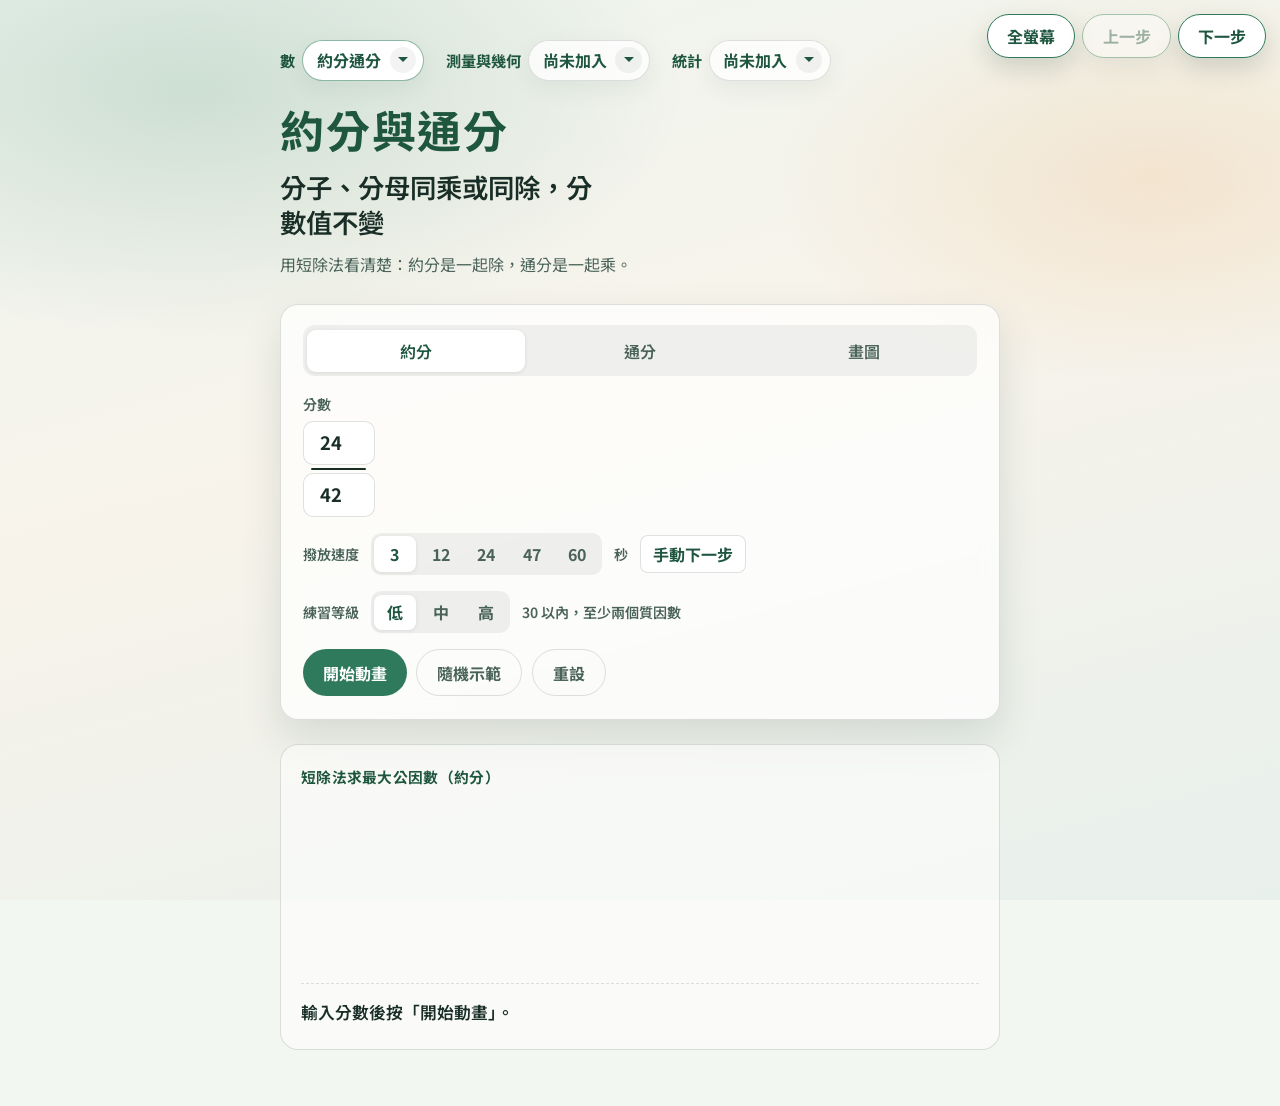
<file: index.html>
<!DOCTYPE html>
<html lang="zh-Hant">
<head>
  <meta charset="UTF-8" />
  <meta name="viewport" content="width=device-width, initial-scale=1" />
  <title>約分與通分</title>
  <link rel="preconnect" href="https://fonts.googleapis.com" />
  <link rel="preconnect" href="https://fonts.gstatic.com" crossorigin />
  <link href="https://fonts.googleapis.com/css2?family=Noto+Sans+TC:wght@400;600;700&family=Fraunces:opsz,wght@9..144,600;9..144,700&display=swap" rel="stylesheet" />
  <link rel="stylesheet" href="styles.css" />
</head>
<body data-unit="fractions">
  <div class="bg" aria-hidden="true"></div>
  <main class="app">
    <header class="hero">
      <nav class="unit-nav" data-unit-menu aria-label="數學單元"></nav>
      <p class="brand">約分與通分</p>
      <h1>分子、分母同乘或同除，分數值不變</h1>
      <p class="lede">用短除法看清楚：約分是一起除，通分是一起乘。</p>
    </header>

    <section class="panel" aria-label="操作區">
      <div class="modes" role="tablist" aria-label="模式">
        <button type="button" class="mode is-active" data-mode="reduce" role="tab" aria-selected="true">約分</button>
        <button type="button" class="mode" data-mode="common" role="tab" aria-selected="false">通分</button>
        <button type="button" class="mode" data-mode="picture" role="tab" aria-selected="false">畫圖</button>
      </div>

      <form id="form" class="form" autocomplete="off">
        <div class="inputs" id="inputs-reduce">
          <div class="work-row">
            <label>
              <span>分數</span>
              <span class="frac-input">
                <input id="num" type="number" min="1" max="999" value="24" required />
                <span class="bar" aria-hidden="true"></span>
                <input id="den" type="number" min="1" max="999" value="42" required />
              </span>
            </label>
            <div id="reduce-work" class="reduce-work" hidden aria-live="polite"></div>
          </div>
        </div>

        <div class="inputs is-hidden" id="inputs-common">
          <div class="work-row">
            <label>
              <span>分數 A</span>
              <span class="frac-input">
                <input id="a-num" type="number" min="1" max="999" value="1" />
                <span class="bar" aria-hidden="true"></span>
                <input id="a-den" type="number" min="1" max="999" value="6" />
              </span>
            </label>
            <label>
              <span>分數 B</span>
              <span class="frac-input">
                <input id="b-num" type="number" min="1" max="999" value="1" />
                <span class="bar" aria-hidden="true"></span>
                <input id="b-den" type="number" min="1" max="999" value="4" />
              </span>
            </label>
            <div id="common-work" class="common-work" hidden aria-live="polite"></div>
          </div>
        </div>

        <div class="inputs is-hidden" id="inputs-picture">
          <div class="cut">
            <span class="cut-label" id="cut-label">每一格再分成</span>
            <div class="level-picks" role="radiogroup" aria-labelledby="cut-label">
              <button type="button" class="level-btn" data-cut="2" role="radio" aria-checked="false">2</button>
              <button type="button" class="level-btn is-active" data-cut="3" role="radio" aria-checked="true">3</button>
              <button type="button" class="level-btn" data-cut="4" role="radio" aria-checked="false">4</button>
            </div>
            <span class="cut-unit">小格</span>
          </div>
        </div>

        <div id="calc-controls">
        <div class="speed">
          <span class="speed-label" id="speed-label">撥放速度</span>
          <div class="speed-picks" role="radiogroup" aria-labelledby="speed-label">
            <button type="button" class="speed-btn is-active" data-seconds="3" role="radio" aria-checked="true">3</button>
            <button type="button" class="speed-btn" data-seconds="12" role="radio" aria-checked="false">12</button>
            <button type="button" class="speed-btn" data-seconds="24" role="radio" aria-checked="false">24</button>
            <button type="button" class="speed-btn" data-seconds="47" role="radio" aria-checked="false">47</button>
            <button type="button" class="speed-btn" data-seconds="60" role="radio" aria-checked="false">60</button>
          </div>
          <span class="speed-unit">秒</span>
          <button type="button" class="step-btn" id="btn-step" aria-pressed="false">手動下一步</button>
        </div>

        <div class="level">
          <span class="level-label" id="level-label">練習等級</span>
          <div class="level-picks" role="radiogroup" aria-labelledby="level-label">
            <button type="button" class="level-btn is-active" data-level="low" role="radio" aria-checked="true">低</button>
            <button type="button" class="level-btn" data-level="mid" role="radio" aria-checked="false">中</button>
            <button type="button" class="level-btn" data-level="high" role="radio" aria-checked="false">高</button>
          </div>
          <span class="level-range" id="level-range">30 以內，至少兩個質因數</span>
        </div>

        <div class="actions">
          <button type="submit" class="primary">開始動畫</button>
          <button type="button" class="ghost" id="btn-random">隨機示範</button>
          <button type="button" class="ghost" id="btn-reset">重設</button>
        </div>
        </div>
      </form>
    </section>

    <section class="stage" aria-live="polite">
      <p class="stage-label" id="stage-label">短除法求最大公因數</p>
      <div class="ladder-wrap">
        <div id="ladder" class="ladder"></div>
      </div>
      <div id="picture" class="picture" hidden>
        <div id="bars" class="draw"></div>
        <p class="picture-aside">同一杯牛奶倒進刻度更細的杯子，牛奶還是那一杯。</p>
      </div>
      <p class="result" id="result">輸入分數後按「開始動畫」。</p>
    </section>
  </main>
  <div class="teach-dock">
    <button type="button" class="screen-btn" id="btn-screen" aria-pressed="false">全螢幕</button>
    <button type="button" class="step-dock" id="btn-step-back" disabled>上一步</button>
    <button type="button" class="step-dock" id="btn-step-dock">下一步</button>
  </div>
  <script src="menu.js"></script>
  <script src="app.js"></script>
</body>
</html>
</file>
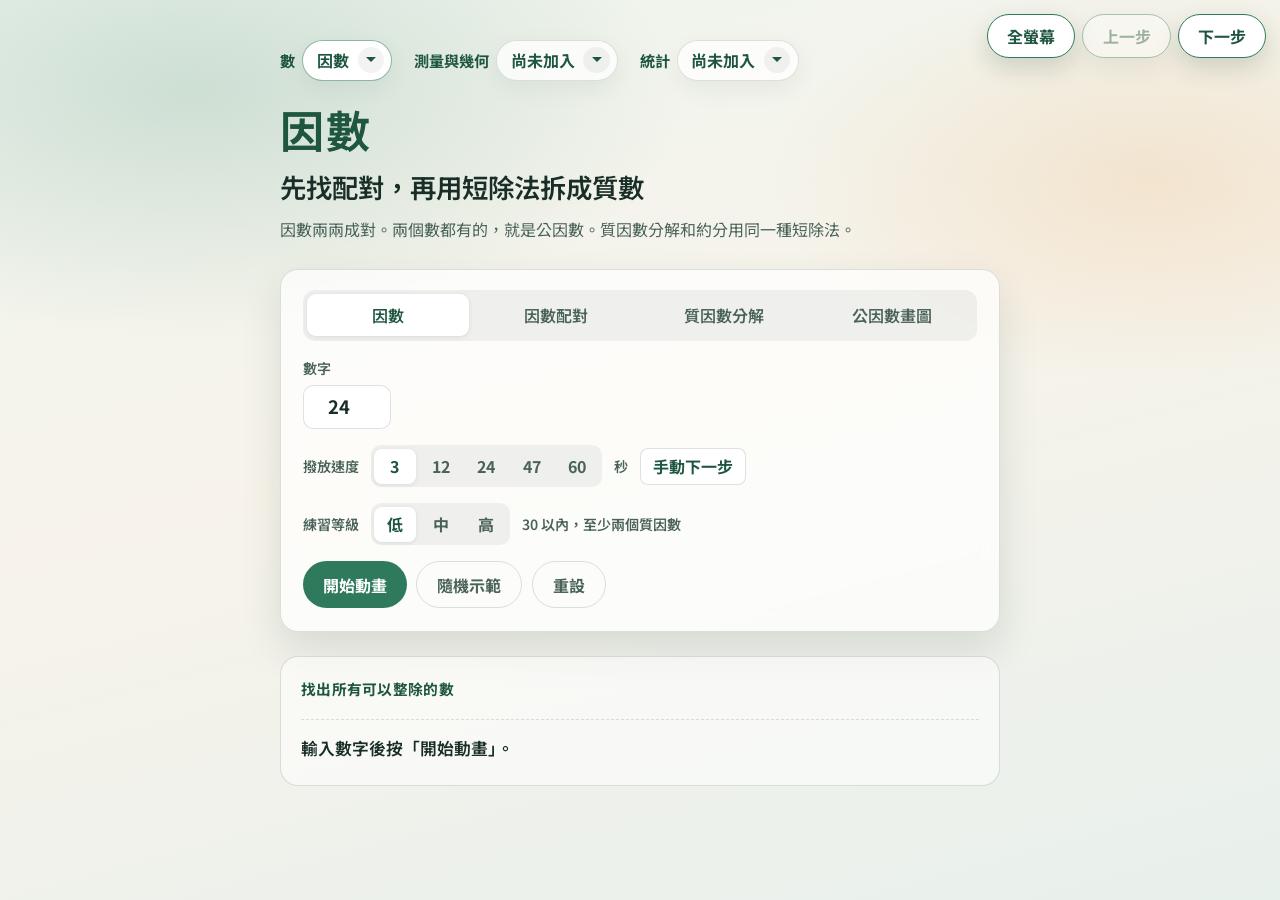
<file: factors.html>
<!DOCTYPE html>
<html lang="zh-Hant">
<head>
  <meta charset="UTF-8" />
  <meta name="viewport" content="width=device-width, initial-scale=1" />
  <title>因數</title>
  <link rel="preconnect" href="https://fonts.googleapis.com" />
  <link rel="preconnect" href="https://fonts.gstatic.com" crossorigin />
  <link href="https://fonts.googleapis.com/css2?family=Noto+Sans+TC:wght@400;600;700&family=Fraunces:opsz,wght@9..144,600;9..144,700&display=swap" rel="stylesheet" />
  <link rel="stylesheet" href="styles.css" />
</head>
<body data-unit="factors">
  <div class="bg" aria-hidden="true"></div>
  <main class="app">
    <header class="hero">
      <nav class="unit-nav" data-unit-menu aria-label="數學單元"></nav>
      <p class="brand">因數</p>
      <h1>先找配對，再用短除法拆成質數</h1>
      <p class="lede">因數兩兩成對。兩個數都有的，就是公因數。質因數分解和約分用同一種短除法。</p>
    </header>

    <section class="panel" aria-label="操作區">
      <div class="modes" role="tablist" aria-label="模式">
        <button type="button" class="mode is-active" data-mode="factors" role="tab" aria-selected="true">因數</button>
        <button type="button" class="mode" data-mode="pairs" role="tab" aria-selected="false">因數配對</button>
        <button type="button" class="mode" data-mode="prime" role="tab" aria-selected="false">質因數分解</button>
        <button type="button" class="mode" data-mode="common" role="tab" aria-selected="false">公因數畫圖</button>
      </div>

      <form id="form" class="form" autocomplete="off">
        <div class="inputs" id="inputs-one">
          <label>
            <span>數字</span>
            <input id="n" class="num-input" type="number" inputmode="numeric" min="1" max="999" value="24" required />
          </label>
        </div>
        <div class="inputs is-hidden" id="inputs-two">
          <label>
            <span>數字 A</span>
            <input id="fa" class="num-input" type="number" inputmode="numeric" min="1" max="999" value="6" disabled required />
          </label>
          <label>
            <span>數字 B</span>
            <input id="fb" class="num-input" type="number" inputmode="numeric" min="1" max="999" value="4" disabled required />
          </label>
        </div>

        <div class="speed">
          <span class="speed-label" id="speed-label">撥放速度</span>
          <div class="speed-picks" role="radiogroup" aria-labelledby="speed-label">
            <button type="button" class="speed-btn is-active" data-seconds="3" role="radio" aria-checked="true">3</button>
            <button type="button" class="speed-btn" data-seconds="12" role="radio" aria-checked="false">12</button>
            <button type="button" class="speed-btn" data-seconds="24" role="radio" aria-checked="false">24</button>
            <button type="button" class="speed-btn" data-seconds="47" role="radio" aria-checked="false">47</button>
            <button type="button" class="speed-btn" data-seconds="60" role="radio" aria-checked="false">60</button>
          </div>
          <span class="speed-unit">秒</span>
          <button type="button" class="step-btn" id="btn-step" aria-pressed="false">手動下一步</button>
        </div>

        <div class="level">
          <span class="level-label" id="level-label">練習等級</span>
          <div class="level-picks" role="radiogroup" aria-labelledby="level-label">
            <button type="button" class="level-btn is-active" data-level="low" role="radio" aria-checked="true">低</button>
            <button type="button" class="level-btn" data-level="mid" role="radio" aria-checked="false">中</button>
            <button type="button" class="level-btn" data-level="high" role="radio" aria-checked="false">高</button>
          </div>
          <span class="level-range" id="level-range">30 以內，至少兩個質因數</span>
        </div>

        <div class="actions">
          <button type="submit" class="primary">開始動畫</button>
          <button type="button" class="ghost" id="btn-random">隨機示範</button>
          <button type="button" class="ghost" id="btn-reset">重設</button>
        </div>
      </form>
    </section>

    <section class="stage" aria-live="polite">
      <p class="stage-label" id="stage-label">找出所有可以整除的數</p>
      <div id="factor-board" class="factor-board" hidden aria-hidden="true"></div>
      <div id="common-board" class="common-board" hidden aria-hidden="true"></div>
      <div id="pair-list" class="pair-list" hidden aria-hidden="true"></div>
      <div class="ladder-wrap" id="prime-wrap" hidden>
        <div id="ladder" class="ladder is-one"></div>
      </div>
      <p class="result" id="result">輸入數字後按「開始動畫」。</p>
    </section>
  </main>
  <div class="teach-dock">
    <button type="button" class="screen-btn" id="btn-screen" aria-pressed="false">全螢幕</button>
    <button type="button" class="step-dock" id="btn-step-back" disabled>上一步</button>
    <button type="button" class="step-dock" id="btn-step-dock">下一步</button>
  </div>
  <script src="menu.js"></script>
  <script src="factors.js"></script>
</body>
</html>
</file>
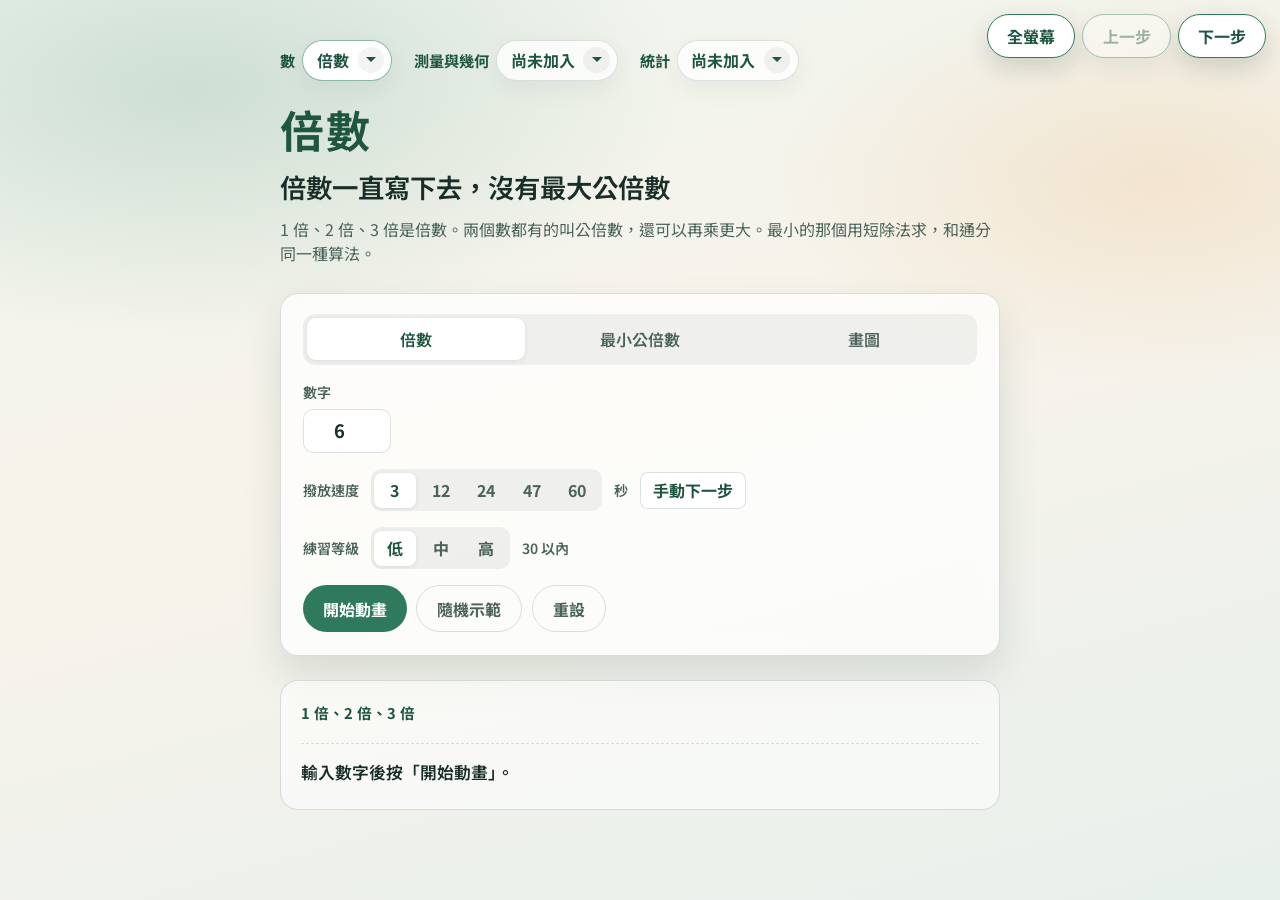
<file: multiples.html>
<!DOCTYPE html>
<html lang="zh-Hant">
<head>
  <meta charset="UTF-8" />
  <meta name="viewport" content="width=device-width, initial-scale=1" />
  <title>倍數</title>
  <link rel="preconnect" href="https://fonts.googleapis.com" />
  <link rel="preconnect" href="https://fonts.gstatic.com" crossorigin />
  <link href="https://fonts.googleapis.com/css2?family=Noto+Sans+TC:wght@400;600;700&family=Fraunces:opsz,wght@9..144,600;9..144,700&display=swap" rel="stylesheet" />
  <link rel="stylesheet" href="styles.css" />
</head>
<body data-unit="multiples">
  <div class="bg" aria-hidden="true"></div>
  <main class="app">
    <header class="hero">
      <nav class="unit-nav" data-unit-menu aria-label="數學單元"></nav>
      <p class="brand">倍數</p>
      <h1>倍數一直寫下去，沒有最大公倍數</h1>
      <p class="lede">1 倍、2 倍、3 倍是倍數。兩個數都有的叫公倍數，還可以再乘更大。最小的那個用短除法求，和通分同一種算法。</p>
    </header>

    <section class="panel" aria-label="操作區">
      <div class="modes" role="tablist" aria-label="模式">
        <button type="button" class="mode is-active" data-mode="multiples" role="tab" aria-selected="true">倍數</button>
        <button type="button" class="mode" data-mode="lcm" role="tab" aria-selected="false">最小公倍數</button>
        <button type="button" class="mode" data-mode="common" role="tab" aria-selected="false">畫圖</button>
      </div>

      <form id="form" class="form" autocomplete="off">
        <div class="inputs" id="inputs-one">
          <label>
            <span>數字</span>
            <input id="n" class="num-input" type="number" inputmode="numeric" min="1" max="999" value="6" required />
          </label>
        </div>
        <div class="inputs is-hidden" id="inputs-two">
          <label>
            <span>數字 A</span>
            <input id="fa" class="num-input" type="number" inputmode="numeric" min="1" max="999" value="4" disabled required />
          </label>
          <label>
            <span>數字 B</span>
            <input id="fb" class="num-input" type="number" inputmode="numeric" min="1" max="999" value="6" disabled required />
          </label>
        </div>

        <div class="speed">
          <span class="speed-label" id="speed-label">撥放速度</span>
          <div class="speed-picks" role="radiogroup" aria-labelledby="speed-label">
            <button type="button" class="speed-btn is-active" data-seconds="3" role="radio" aria-checked="true">3</button>
            <button type="button" class="speed-btn" data-seconds="12" role="radio" aria-checked="false">12</button>
            <button type="button" class="speed-btn" data-seconds="24" role="radio" aria-checked="false">24</button>
            <button type="button" class="speed-btn" data-seconds="47" role="radio" aria-checked="false">47</button>
            <button type="button" class="speed-btn" data-seconds="60" role="radio" aria-checked="false">60</button>
          </div>
          <span class="speed-unit">秒</span>
          <button type="button" class="step-btn" id="btn-step" aria-pressed="false">手動下一步</button>
        </div>

        <div class="level">
          <span class="level-label" id="level-label">練習等級</span>
          <div class="level-picks" role="radiogroup" aria-labelledby="level-label">
            <button type="button" class="level-btn is-active" data-level="low" role="radio" aria-checked="true">低</button>
            <button type="button" class="level-btn" data-level="mid" role="radio" aria-checked="false">中</button>
            <button type="button" class="level-btn" data-level="high" role="radio" aria-checked="false">高</button>
          </div>
          <span class="level-range" id="level-range">30 以內</span>
        </div>

        <div class="actions">
          <button type="submit" class="primary">開始動畫</button>
          <button type="button" class="ghost" id="btn-random">隨機示範</button>
          <button type="button" class="ghost" id="btn-reset">重設</button>
        </div>
      </form>
    </section>

    <section class="stage" aria-live="polite">
      <p class="stage-label" id="stage-label">1 倍、2 倍、3 倍</p>
      <div id="multiple-list" class="pair-list" hidden aria-hidden="true"></div>
      <div id="common-board" class="common-board" hidden aria-hidden="true"></div>
      <div class="ladder-wrap" id="lcm-wrap" hidden>
        <div id="ladder" class="ladder"></div>
      </div>
      <p class="result" id="result">輸入數字後按「開始動畫」。</p>
    </section>
  </main>
  <div class="teach-dock">
    <button type="button" class="screen-btn" id="btn-screen" aria-pressed="false">全螢幕</button>
    <button type="button" class="step-dock" id="btn-step-back" disabled>上一步</button>
    <button type="button" class="step-dock" id="btn-step-dock">下一步</button>
  </div>
  <script src="menu.js"></script>
  <script src="multiples.js"></script>
</body>
</html>
</file>
<file: styles.css>
:root {
  --ink: #1a2e28;
  --muted: #4a635a;
  --paper: #f3f7f2;
  --leaf: #2f7a5c;
  --leaf-deep: #1f5640;
  --amber: #d97706;
  --mul-a: #1f6f97;
  --mul-b: #b4234d;
  --line: rgba(26, 46, 40, 0.14);
  --shadow: 0 18px 40px rgba(20, 50, 40, 0.12);
  --font-display: "Fraunces", "Noto Sans TC", serif;
  --font-body: "Noto Sans TC", sans-serif;
}

*,
*::before,
*::after {
  box-sizing: border-box;
}

html,
body {
  margin: 0;
  min-height: 100%;
}

body {
  font-family: var(--font-body);
  color: var(--ink);
  background: var(--paper);
  line-height: 1.5;
}

.bg {
  position: fixed;
  inset: 0;
  z-index: -1;
  background:
    radial-gradient(ellipse 70% 50% at 15% 10%, rgba(47, 122, 92, 0.18), transparent 55%),
    radial-gradient(ellipse 60% 45% at 90% 20%, rgba(217, 119, 6, 0.12), transparent 50%),
    linear-gradient(165deg, #eef5ef 0%, #f7f3ea 45%, #e8f0ec 100%);
}

.app {
  width: min(720px, calc(100% - 2rem));
  margin: 0 auto;
  padding: 2.5rem 0 3.5rem;
}

.hero {
  margin-bottom: 1.75rem;
  animation: rise 0.7s ease both;
}

.unit-nav {
  position: relative;
  z-index: 5;
  display: flex;
  flex-wrap: wrap;
  align-items: center;
  gap: 0.75rem 1.35rem;
  margin-bottom: 1.15rem;
}

.unit-field {
  display: inline-flex;
  align-items: center;
  gap: 0.45rem;
  max-width: 100%;
}

.unit-title {
  flex: none;
  font-size: 0.95rem;
  font-weight: 700;
  color: var(--leaf-deep);
}

.unit-field.is-current .unit-title {
  color: var(--leaf-deep);
}

.unit-picker {
  position: relative;
  display: inline-block;
  max-width: 100%;
}

.unit-picker-btn {
  display: inline-flex;
  align-items: center;
  gap: 0.55rem;
  max-width: 100%;
  border: 1px solid var(--line);
  border-radius: 999px;
  padding: 0.38rem 0.45rem 0.38rem 0.85rem;
  background: rgba(255, 255, 255, 0.78);
  color: var(--ink);
  font: inherit;
  cursor: pointer;
  box-shadow: 0 8px 24px rgba(20, 50, 40, 0.06);
}

.unit-picker-btn:focus-visible {
  outline: 2px solid rgba(47, 122, 92, 0.45);
  outline-offset: 2px;
}

.unit-field.is-current .unit-picker-btn {
  background: #fff;
  border-color: rgba(47, 122, 92, 0.55);
}

.unit-picker-value {
  font-weight: 700;
  color: var(--leaf-deep);
}

.unit-picker-chevron {
  width: 1.65rem;
  height: 1.65rem;
  border-radius: 999px;
  background: rgba(26, 46, 40, 0.06);
  position: relative;
}

.unit-picker-chevron::before {
  content: "";
  position: absolute;
  top: 0.62rem;
  left: 0.52rem;
  border: 0.32rem solid transparent;
  border-top-color: var(--leaf-deep);
}

.unit-picker.is-open .unit-picker-chevron::before {
  top: 0.38rem;
  border-top-color: transparent;
  border-bottom-color: var(--leaf-deep);
}

.unit-list {
  position: absolute;
  z-index: 30;
  top: calc(100% + 0.45rem);
  left: 0;
  width: min(17.5rem, calc(100vw - 2rem));
  max-height: min(24rem, 70vh);
  overflow: auto;
  padding: 0.4rem;
  border: 1px solid var(--line);
  border-radius: 16px;
  background: #fff;
  box-shadow: var(--shadow);
}

.unit-list[hidden] {
  display: none;
}

.unit-empty {
  margin: 0.35rem 0.65rem;
  font-size: 0.92rem;
  font-weight: 500;
  color: var(--muted);
}

.unit-option {
  display: flex;
  width: 100%;
  align-items: center;
  justify-content: space-between;
  gap: 0.75rem;
  border: 0;
  border-radius: 10px;
  padding: 0.48rem 0.65rem;
  background: transparent;
  color: var(--ink);
  font: inherit;
  font-weight: 600;
  text-align: left;
  text-decoration: none;
  cursor: pointer;
}

.unit-option:hover,
.unit-option:focus-visible {
  background: rgba(47, 122, 92, 0.08);
  outline: none;
}

.unit-option.is-current {
  background: rgba(47, 122, 92, 0.14);
  color: var(--leaf-deep);
}

.unit-option[aria-disabled="true"] {
  color: var(--muted);
  font-weight: 500;
  cursor: default;
}

.unit-option[aria-disabled="true"]:hover {
  background: transparent;
}

.unit-option .soon,
.unit-option .here {
  flex: none;
  font-size: 0.75rem;
  font-weight: 600;
  color: var(--muted);
}

.unit-option.is-current .here {
  color: var(--leaf);
}

.brand {
  margin: 0 0 0.35rem;
  font-family: var(--font-display);
  font-size: clamp(2rem, 6vw, 2.75rem);
  font-weight: 700;
  letter-spacing: 0.04em;
  color: var(--leaf-deep);
}

.hero h1 {
  margin: 0;
  max-width: 18ch;
  font-family: var(--font-display);
  font-size: clamp(1.25rem, 3.5vw, 1.65rem);
  font-weight: 600;
  line-height: 1.35;
}

body[data-unit="factors"] .hero h1,
body[data-unit="multiples"] .hero h1 {
  max-width: 16em;
}

.lede {
  margin: 0.65rem 0 0;
  color: var(--muted);
  font-size: 1rem;
}

.panel {
  padding: 1.25rem 1.35rem 1.4rem;
  border: 1px solid var(--line);
  border-radius: 18px;
  background: rgba(255, 255, 255, 0.72);
  backdrop-filter: blur(8px);
  box-shadow: var(--shadow);
  animation: rise 0.7s ease 0.08s both;
}

.modes {
  display: flex;
  flex-wrap: wrap;
  gap: 0.4rem;
  margin-bottom: 1.1rem;
  padding: 0.3rem;
  border-radius: 12px;
  background: rgba(26, 46, 40, 0.06);
}

body[data-unit="factors"] .mode,
body[data-unit="multiples"] .mode {
  flex: 1 1 8.5rem;
  padding-left: 0.45rem;
  padding-right: 0.45rem;
}

.mode {
  flex: 1;
  border: 0;
  border-radius: 9px;
  padding: 0.55rem 0.75rem;
  background: transparent;
  color: var(--muted);
  font: inherit;
  font-weight: 600;
  cursor: pointer;
  transition: background 0.2s, color 0.2s, transform 0.15s;
}

.mode:hover {
  color: var(--ink);
}

.mode.is-active {
  background: #fff;
  color: var(--leaf-deep);
  box-shadow: 0 1px 4px rgba(20, 50, 40, 0.1);
}

.mode:focus-visible {
  outline: 2px solid var(--leaf);
  outline-offset: 2px;
}

.form {
  display: grid;
  gap: 1rem;
}

#calc-controls {
  display: grid;
  gap: 1rem;
}

#calc-controls.is-hidden {
  display: none;
}

.cut {
  display: flex;
  flex-wrap: wrap;
  align-items: center;
  gap: 0.55rem 0.75rem;
}

.cut-label,
.cut-unit {
  font-size: 0.88rem;
  font-weight: 600;
  color: var(--muted);
}

.inputs {
  display: flex;
  flex-wrap: wrap;
  gap: 1rem 1.5rem;
}

.inputs.is-hidden {
  display: none;
}

.work-row {
  display: flex;
  flex: 1 1 100%;
  flex-wrap: wrap;
  align-items: flex-end;
  gap: 0.35rem 0.9rem;
  width: 100%;
}

.reduce-work {
  display: flex;
  align-items: center;
  gap: 0.7rem;
  min-height: 5.35rem;
  padding-bottom: 0.15rem;
  font-variant-numeric: tabular-nums;
  font-weight: 700;
  font-size: clamp(1.05rem, 3vw, 1.28rem);
}

.reduce-work[hidden] {
  display: none;
}

.common-work {
  display: grid;
  gap: 0.55rem;
  align-content: end;
}

.common-work[hidden] {
  display: none;
}

.common-work .reduce-work {
  min-height: 0;
  padding-bottom: 0;
}

.reduce-work .op,
.reduce-work .shown-frac {
  opacity: 0;
  transform: translateY(8px);
}

.reduce-work .op.is-in,
.reduce-work .shown-frac.is-in {
  opacity: 1;
  transform: none;
  transition: opacity var(--anim-fade, 0.35s) ease, transform var(--anim-fade, 0.35s) ease;
}

.reduce-work .op {
  color: var(--muted);
  font-weight: 600;
}

.lcm-expr {
  display: inline-flex;
  align-items: baseline;
  gap: 0.35rem;
  font-weight: 700;
  font-variant-numeric: tabular-nums;
}

.lcm-expr .div {
  color: var(--amber);
}

.lcm-expr .mul-a {
  color: var(--mul-a);
}

.lcm-expr .mul-b {
  color: var(--mul-b);
}

.lcm-expr .lcm-value {
  color: var(--leaf);
}

.shown-frac {
  display: inline-grid;
  justify-items: center;
  gap: 0.12rem;
  line-height: 1.15;
}

.shown-frac .bar {
  width: 100%;
  min-width: 1.6em;
  height: 2px;
  border-radius: 1px;
  background: currentColor;
}

.shown-frac .div {
  color: var(--amber);
}

.shown-frac.final {
  color: var(--leaf);
}

label {
  display: grid;
  gap: 0.35rem;
  font-size: 0.88rem;
  font-weight: 600;
  color: var(--muted);
}

.frac-input {
  display: inline-grid;
  justify-items: center;
  gap: 0.2rem;
}

.frac-input input {
  width: 4.5rem;
  padding: 0.45rem 0.4rem;
  border: 1.5px solid var(--line);
  border-radius: 10px;
  background: #fff;
  color: var(--ink);
  font: inherit;
  font-size: 1.15rem;
  font-weight: 700;
  text-align: center;
}

.frac-input input:focus {
  outline: 2px solid rgba(47, 122, 92, 0.45);
  outline-offset: 1px;
  border-color: var(--leaf);
}

.frac-input .bar {
  width: 3.4rem;
  height: 2px;
  border-radius: 1px;
  background: var(--ink);
}

.speed {
  display: flex;
  flex-wrap: wrap;
  align-items: center;
  gap: 0.55rem 0.75rem;
}

.speed-label,
.speed-unit {
  font-size: 0.88rem;
  font-weight: 600;
  color: var(--muted);
}

.speed-picks {
  display: flex;
  flex-wrap: wrap;
  gap: 0.25rem;
  padding: 0.22rem;
  border-radius: 10px;
  background: rgba(26, 46, 40, 0.06);
}

.speed-btn {
  min-width: 2.6rem;
  border: 0;
  border-radius: 8px;
  padding: 0.35rem 0.7rem;
  background: transparent;
  color: var(--muted);
  font: inherit;
  font-weight: 700;
  font-variant-numeric: tabular-nums;
  cursor: pointer;
}

.speed-btn:hover {
  color: var(--ink);
}

.speed-btn:focus-visible {
  outline: 2px solid var(--leaf);
  outline-offset: 2px;
}

.speed-btn.is-active {
  background: #fff;
  color: var(--leaf-deep);
  box-shadow: 0 1px 4px rgba(20, 50, 40, 0.1);
}

.step-btn {
  border: 1.5px solid var(--line);
  border-radius: 8px;
  padding: 0.35rem 0.75rem;
  background: #fff;
  color: var(--leaf-deep);
  font: inherit;
  font-weight: 700;
  cursor: pointer;
}

.step-btn:hover {
  border-color: var(--leaf);
}

.step-btn:focus-visible {
  outline: 2px solid var(--leaf);
  outline-offset: 2px;
}

.step-btn.is-active {
  background: var(--leaf);
  color: #fff;
  border-color: var(--leaf);
}

.teach-dock {
  position: fixed;
  z-index: 30;
  top: max(0.85rem, env(safe-area-inset-top));
  right: max(0.85rem, env(safe-area-inset-right));
  display: flex;
  align-items: center;
  gap: 0.45rem;
}

.screen-btn,
.step-dock {
  min-height: 2.75rem;
  border: 1.5px solid var(--leaf);
  border-radius: 999px;
  padding: 0.55rem 1.2rem;
  background: #fff;
  color: var(--leaf-deep);
  font: inherit;
  font-weight: 700;
  box-shadow: 0 10px 24px rgba(20, 50, 40, 0.16);
  cursor: pointer;
}

.screen-btn:hover,
.step-dock:hover {
  background: #f3faf6;
}

.screen-btn:focus-visible,
.step-dock:focus-visible {
  outline: 2px solid var(--leaf-deep);
  outline-offset: 3px;
}

.screen-btn.is-active,
.step-dock.is-active {
  background: var(--leaf);
  color: #fff;
  border-color: var(--leaf);
}

.screen-btn.is-active:hover,
.step-dock.is-active:hover {
  background: var(--leaf-deep);
}

.step-dock:disabled {
  opacity: 0.4;
  cursor: default;
}

html.is-fullscreen .app {
  width: min(960px, calc(100% - 3rem));
}

@media (max-width: 960px) {
  .unit-nav {
    padding-right: 18rem;
  }
}

.level[hidden],
#btn-random[hidden] {
  display: none;
}

.level {
  display: flex;
  flex-wrap: wrap;
  align-items: center;
  gap: 0.55rem 0.75rem;
}

.level-label,
.level-range {
  font-size: 0.88rem;
  font-weight: 600;
  color: var(--muted);
}

.level-range {
  font-variant-numeric: tabular-nums;
}

.level-picks {
  display: flex;
  gap: 0.25rem;
  padding: 0.22rem;
  border-radius: 10px;
  background: rgba(26, 46, 40, 0.06);
}

.level-btn {
  min-width: 2.6rem;
  border: 0;
  border-radius: 8px;
  padding: 0.35rem 0.7rem;
  background: transparent;
  color: var(--muted);
  font: inherit;
  font-weight: 700;
  cursor: pointer;
}

.level-btn:hover {
  color: var(--ink);
}

.level-btn:focus-visible {
  outline: 2px solid var(--leaf);
  outline-offset: 2px;
}

.level-btn.is-active {
  background: #fff;
  color: var(--leaf-deep);
  box-shadow: 0 1px 4px rgba(20, 50, 40, 0.1);
}

.actions {
  display: flex;
  flex-wrap: wrap;
  gap: 0.6rem;
}

.primary,
.ghost {
  border-radius: 999px;
  padding: 0.65rem 1.25rem;
  font: inherit;
  font-weight: 700;
  cursor: pointer;
  transition: transform 0.15s, background 0.2s, border-color 0.2s;
}

.primary {
  border: 0;
  background: var(--leaf);
  color: #fff;
}

.primary:hover {
  background: var(--leaf-deep);
  transform: translateY(-1px);
}

.ghost {
  border: 1.5px solid var(--line);
  background: transparent;
  color: var(--muted);
}

.ghost:hover {
  border-color: var(--muted);
  color: var(--ink);
}

.stage {
  margin-top: 1.5rem;
  padding: 1.35rem 1.25rem 1.5rem;
  border-radius: 18px;
  background: rgba(255, 255, 255, 0.55);
  border: 1px solid var(--line);
  animation: rise 0.7s ease 0.16s both;
}

.stage-label {
  margin: 0 0 1rem;
  font-size: 0.92rem;
  font-weight: 700;
  color: var(--leaf-deep);
  letter-spacing: 0.02em;
}

.ladder-wrap {
  min-height: 10rem;
  display: grid;
  place-items: center;
  overflow-x: auto;
}

.ladder-wrap[hidden] {
  display: none;
}

.picture[hidden] {
  display: none;
}

.draw {
  display: grid;
  gap: 1.15rem;
}

.draw-board {
  display: grid;
  grid-template-columns: minmax(0, 1fr) auto;
  grid-template-rows: auto auto auto;
  column-gap: 0.9rem;
  row-gap: 0.75rem;
  align-items: center;
}

.draw-track,
.draw-side {
  display: grid;
  grid-template-rows: subgrid;
  grid-row: 1 / span 3;
  row-gap: 0.75rem;
}

.draw-board {
  margin-top: 1.15rem;
}

.draw-track {
  position: relative;
}

.half-line {
  position: absolute;
  z-index: 1;
  top: 0;
  bottom: 0;
  left: 50%;
  border-left: 2px dashed var(--leaf);
  transform: translateX(-1px) scaleY(0);
  transform-origin: center top;
  pointer-events: none;
}

.half-line.is-in {
  transform: translateX(-1px) scaleY(1);
}

.half-line span {
  position: absolute;
  bottom: 100%;
  left: 0;
  transform: translate(-50%, -0.2rem);
  padding: 0 0.25rem;
  background: rgba(255, 255, 255, 0.88);
  color: var(--leaf-deep);
  font-size: 0.78rem;
  font-weight: 700;
  white-space: nowrap;
}

.draw-bar {
  display: grid;
  grid-template-columns: repeat(var(--parts), minmax(0, 1fr));
  height: 3.5rem;
  border: 2.5px solid var(--ink);
  background: #fff;
}

.draw-bar .cell {
  border-right: 1.5px solid var(--ink);
}

.draw-bar .cell:last-child {
  border-right: 0;
}

.draw-bar .cell.is-shaded {
  background: rgba(47, 122, 92, 0.78);
}

.draw-bar.is-pending .cell.is-shaded {
  background: transparent;
}

.draw-bar.is-pending .cell.is-shaded.is-in {
  background: rgba(47, 122, 92, 0.78);
}

.draw-bar .cell.will-split {
  border-right-color: transparent;
}

.draw-bar .cell.will-split.is-in {
  border-right-color: var(--ink);
}

.draw-reveal {
  opacity: 0;
  transform: translateY(8px);
}

.half-line.draw-reveal {
  transform: translateX(-1px) scaleY(0);
}

.draw-reveal.is-in,
.draw-bar .cell.will-split.is-in,
.draw-bar.is-pending .cell.is-shaded.is-in {
  opacity: 1;
  transition:
    opacity var(--anim-fade, 0.35s) ease,
    transform var(--anim-fade, 0.35s) ease,
    background var(--anim-fade, 0.35s) ease,
    border-color var(--anim-fade, 0.35s) ease;
}

.draw-reveal.is-in {
  transform: none;
}

.half-line.draw-reveal.is-in {
  transform: translateX(-1px) scaleY(1);
}

@media (prefers-reduced-motion: reduce) {
  .draw-reveal,
  .draw-reveal.is-in,
  .half-line,
  .draw-bar .cell.will-split,
  .draw-bar.is-pending .cell.is-shaded {
    transition: none;
  }
}

.draw-step {
  position: relative;
  z-index: 1;
  justify-self: center;
  margin: 0;
  padding: 0.12rem 0.55rem;
  background: rgba(255, 255, 255, 0.92);
  color: var(--leaf-deep);
  font-size: 0.92rem;
  font-weight: 700;
}

.draw-side {
  align-items: center;
  justify-items: center;
  font-size: 1.2rem;
}

.draw-eq {
  display: flex;
  align-items: center;
  justify-content: center;
  gap: 0.45rem;
  font-size: 1.45rem;
  font-weight: 700;
  font-variant-numeric: tabular-nums;
}

.draw-times {
  display: grid;
  grid-template-rows: auto 2px auto;
  gap: 0.12rem;
  align-items: center;
  color: var(--amber);
  font-size: 1rem;
}

.draw-equal {
  color: var(--muted);
  font-weight: 600;
}

.picture-aside {
  margin: 0.15rem 0 0;
  color: var(--muted);
  font-size: 0.95rem;
  font-weight: 600;
}

.ladder {
  display: inline-grid;
  grid-template-columns: auto auto;
  column-gap: 0.55rem;
  row-gap: 0.15rem;
  align-items: center;
  font-variant-numeric: tabular-nums;
  font-weight: 700;
  font-size: clamp(1.15rem, 3.5vw, 1.45rem);
}

.ladder .factor {
  justify-self: end;
  color: var(--step, var(--amber));
  opacity: 0;
  transform: translateX(-8px);
}

.ladder .pair {
  display: flex;
  gap: 1.1rem;
  padding: 0.2rem 0.55rem 0.25rem 0.85rem;
  border-left: 2.5px solid transparent;
  border-bottom: 2.5px solid transparent;
  opacity: 0;
  transform: translateY(6px);
}

.ladder .pair.has-bracket {
  border-left-color: var(--ink);
  border-bottom-color: var(--ink);
  border-bottom-left-radius: 2px;
}

.ladder .pair .n {
  min-width: 1.6em;
  text-align: center;
  color: var(--step, inherit);
}

.ladder .pair .final {
  color: var(--step, var(--leaf));
}

.ladder .pair .mul-a,
.shown-frac .mul-a {
  color: var(--mul-a);
}

.ladder .pair .mul-b,
.shown-frac .mul-b {
  color: var(--mul-b);
}

.ladder .factor.is-in,
.ladder .pair.is-in {
  opacity: 1;
  transform: none;
  transition: opacity var(--anim-fade, 0.35s) ease, transform var(--anim-fade, 0.35s) ease;
}

.result {
  margin: 1.15rem 0 0;
  padding-top: 1rem;
  border-top: 1px dashed var(--line);
  font-size: 1.05rem;
  font-weight: 600;
  color: var(--ink);
  min-height: 1.6em;
}

.result .eq {
  color: var(--muted);
  font-weight: 500;
}

.result .prime-eq {
  display: block;
  max-width: 100%;
  white-space: normal;
}

.result .lcm-expr {
  flex-wrap: wrap;
}

.result strong {
  color: var(--leaf-deep);
}

.num-input {
  width: 5.5rem;
  padding: 0.45rem 0.4rem;
  border: 1.5px solid var(--line);
  border-radius: 10px;
  background: #fff;
  color: var(--ink);
  font: inherit;
  font-size: 1.15rem;
  font-weight: 700;
  text-align: center;
}

.num-input:focus {
  outline: 2px solid rgba(47, 122, 92, 0.45);
  outline-offset: 1px;
  border-color: var(--leaf);
}

.factor-board,
.pair-list {
  min-height: 3.2rem;
}

.factor-board[hidden],
.pair-list[hidden] {
  display: none;
}

.factor-board {
  display: flex;
  flex-wrap: wrap;
  justify-content: center;
  gap: 0.55rem;
}

.factor-chip {
  min-width: 2.75rem;
  padding: 0.42rem 0.75rem;
  border: 1.5px solid color-mix(in srgb, var(--step, var(--line)) 70%, #fff);
  border-radius: 999px;
  background: color-mix(in srgb, var(--step, #fff) 14%, #fff);
  color: var(--step, var(--ink));
  font-weight: 700;
  font-variant-numeric: tabular-nums;
  font-size: 1.15rem;
  text-align: center;
  opacity: 0;
  transform: translateY(8px);
}

.pair-list {
  display: grid;
  justify-items: center;
  gap: 0.45rem;
}

.pair-row {
  display: flex;
  align-items: baseline;
  gap: 0.55rem;
  padding: 0.12rem 0.8rem;
  border-radius: 999px;
  background: color-mix(in srgb, var(--step, transparent) 12%, transparent);
  color: var(--step, var(--ink));
  font-size: clamp(1.15rem, 3.5vw, 1.45rem);
  font-weight: 700;
  font-variant-numeric: tabular-nums;
  opacity: 0;
  transform: translateY(8px);
}

.pair-row .pair-op {
  color: var(--step, var(--muted));
  font-weight: 600;
}

.factor-chip.is-gap {
  border-style: dashed;
  background: transparent;
  color: var(--muted);
}

.pair-row.is-gap {
  background: transparent;
  color: var(--muted);
}

.factor-chip.is-in,
.pair-row.is-in,
.prime-eq.is-in {
  opacity: 1;
  transform: none;
  transition:
    opacity var(--anim-fade, 0.35s) ease,
    transform var(--anim-fade, 0.35s) ease,
    color var(--anim-fade, 0.35s) ease,
    background var(--anim-fade, 0.35s) ease,
    border-color var(--anim-fade, 0.35s) ease;
}

.common-board {
  display: grid;
  gap: 0.75rem;
}

.common-board[hidden] {
  display: none;
}

.common-line {
  display: grid;
  grid-template-columns: 4.75rem minmax(0, 1fr);
  gap: 0.55rem 0.75rem;
  align-items: center;
}

.common-name {
  font-size: 0.95rem;
  font-weight: 700;
  color: var(--leaf-deep);
}

.common-line .factor-board {
  justify-content: flex-start;
  min-height: 2.6rem;
}

.figure-label {
  margin: 0.85rem 0 0.4rem;
  font-size: 0.92rem;
  font-weight: 700;
  color: var(--leaf-deep);
}

.period-view,
.square-view {
  opacity: 0;
}

.period-view.is-in,
.square-view.is-in {
  opacity: 1;
  transition: opacity var(--anim-fade, 0.35s) ease;
}

.period {
  display: grid;
  grid-template-columns: auto minmax(0, 1fr) auto;
  gap: 0.35rem 0.55rem;
  align-items: end;
  opacity: 0;
}

.period.is-in {
  opacity: 1;
  transition: opacity var(--anim-fade, 0.35s) ease;
}

.period-names {
  display: grid;
  grid-template-rows: 2.35rem 2.35rem;
  align-items: end;
  padding-bottom: 0.2rem;
  color: var(--leaf-deep);
  font-weight: 700;
  font-variant-numeric: tabular-nums;
}

.period-names span {
  display: flex;
  align-items: flex-end;
  min-height: 2.35rem;
  padding-bottom: 0.15rem;
}

.period-field {
  position: relative;
  min-width: 0;
  padding-top: 1.35rem;
}

.period-lanes {
  display: grid;
  grid-template-rows: 2.35rem 2.35rem;
}

.period-lane {
  position: relative;
  border-bottom: 2.5px solid var(--ink);
}

.period-tick,
.period-meet,
.period-gap,
.period-more {
  opacity: 0;
}

.period-tick.is-in,
.period-meet.is-in,
.period-gap.is-in,
.period-more.is-in {
  opacity: 1;
  transition: opacity var(--anim-fade, 0.35s) ease;
}

.period-tick {
  position: absolute;
  left: calc(var(--at) * 100%);
  bottom: 0;
  width: 2px;
  height: 0.55rem;
  background: var(--step, var(--ink));
  transform: translateX(-50%);
}

.period-tick span,
.period-meet span {
  position: absolute;
  left: 50%;
  transform: translateX(-50%);
  font-size: 0.78rem;
  font-weight: 700;
  font-variant-numeric: tabular-nums;
  white-space: nowrap;
  color: var(--step, var(--ink));
}

.period-tick span {
  bottom: 0.65rem;
}

.period-meet {
  position: absolute;
  left: calc(var(--at) * 100%);
  top: 1.35rem;
  bottom: 0;
  width: 2px;
  background: var(--step, var(--leaf));
  transform: translateX(-50%);
  z-index: 1;
}

.period-meet span {
  bottom: calc(100% + 0.15rem);
  color: var(--step, var(--leaf-deep));
}

.period-gap {
  position: absolute;
  left: 40%;
  top: 2.15rem;
  color: var(--muted);
  font-weight: 700;
  transform: translateX(-50%);
}

.period-more {
  padding-bottom: 0.85rem;
  color: var(--muted);
  font-weight: 700;
}

.cut-prop {
  margin: 0 0 0.7rem;
  font-weight: 700;
  line-height: 1.55;
}

.cut-frame {
  display: grid;
  grid-template-columns: auto minmax(0, 22rem);
  justify-content: center;
  align-items: center;
  gap: 0.35rem 0.55rem;
  opacity: 0;
}

.cut-frame.is-in {
  opacity: 1;
  transition: opacity var(--anim-fade, 0.35s) ease;
}

.cut-width,
.cut-length {
  font-weight: 700;
  font-variant-numeric: tabular-nums;
  color: var(--leaf-deep);
  white-space: nowrap;
}

.cut-length {
  grid-column: 2;
  justify-self: center;
}

.cut-board {
  position: relative;
  width: min(100%, 22rem);
  aspect-ratio: var(--len) / var(--wid);
  border: 2.5px solid var(--ink);
  background: #fff;
  container-type: size;
}

.cut-cell {
  position: absolute;
  left: calc(var(--x) * 100% / var(--len));
  top: calc(var(--y) * 100% / var(--wid));
  width: calc(var(--w) * 100% / var(--len));
  height: calc(var(--h) * 100% / var(--wid));
  box-sizing: border-box;
  display: grid;
  place-items: center;
  border-right: 2.5px solid var(--ink);
  border-bottom: 2.5px solid var(--ink);
  background: color-mix(in srgb, var(--step, var(--leaf)) 28%, #fff);
  color: var(--step, var(--leaf-deep));
  font-weight: 700;
  font-variant-numeric: tabular-nums;
  font-size: clamp(0.75rem, 14cqmin, 1.35rem);
  opacity: 0;
}

.cut-cell.is-last-col {
  border-right: 0;
}

.cut-cell.is-last-row {
  border-bottom: 0;
}

.cut-cell.is-in {
  opacity: 1;
  transition: opacity var(--anim-fade, 0.35s) ease;
}

.lcm-pair {
  display: flex;
  flex-wrap: wrap;
  justify-content: center;
  align-items: end;
  gap: 1.35rem 2rem;
  opacity: 0;
}

.lcm-pair.is-in {
  opacity: 1;
  transition: opacity var(--anim-fade, 0.35s) ease;
}

.lcm-one {
  display: grid;
  justify-items: center;
  gap: 0.35rem;
  width: min(100%, 15rem);
}

.lcm-one .cut-board {
  width: 100%;
}

.lcm-note,
.lcm-side {
  margin: 0;
  font-weight: 700;
  color: var(--leaf-deep);
  text-align: center;
}

.lcm-side {
  font-size: 1.05rem;
}

.tile-frame {
  display: grid;
  grid-template-columns: auto minmax(0, 26rem);
  justify-content: center;
  align-items: center;
  gap: 0.35rem 0.5rem;
  margin-top: 0.35rem;
}

.tile-draw {
  opacity: 0;
}

.tile-draw.is-in {
  opacity: 1;
  transition: opacity var(--anim-fade, 0.35s) ease;
}

.apply-view {
  opacity: 0;
}

.apply-view .ladder {
  margin: 0.2rem 0 0.15rem;
}

.apply-view.is-in {
  opacity: 1;
  transition: opacity var(--anim-fade, 0.35s) ease;
}

.tile-axis {
  font-weight: 700;
  font-variant-numeric: tabular-nums;
  color: var(--leaf-deep);
}

.tile-axis:last-child {
  grid-column: 2;
  justify-self: center;
}

.tile-board {
  width: min(100%, 26rem, calc(16rem * var(--cols) / var(--rows)));
  aspect-ratio: var(--cols) / var(--rows);
  display: grid;
  grid-template-columns: repeat(var(--cols), minmax(0, 1fr));
  grid-template-rows: repeat(var(--rows), minmax(0, 1fr));
  border: 2.5px solid var(--ink);
  background: #fff;
  container-type: size;
}

.tile-cell {
  display: grid;
  place-items: center;
  border-right: 1.5px solid var(--ink);
  border-bottom: 1.5px solid var(--ink);
  background: color-mix(in srgb, var(--step, var(--leaf)) 28%, #fff);
  color: var(--step, var(--leaf-deep));
  font-weight: 700;
  font-variant-numeric: tabular-nums;
  font-size: clamp(0.85rem, 18cqmin, 1.45rem);
  opacity: 0;
}

.tile-cell.is-last-col {
  border-right: 0;
}

.tile-cell.is-last-row {
  border-bottom: 0;
}

.tile-cell.is-in {
  opacity: 1;
  transition: opacity var(--anim-fade, 0.35s) ease;
}

.tile-board.is-dense {
  place-items: center;
  opacity: 0;
  background:
    linear-gradient(var(--ink), var(--ink)) 0 0 / 1.5px 100% no-repeat,
    repeating-linear-gradient(
      to right,
      transparent 0,
      transparent calc(100% / var(--cols) - 1.5px),
      var(--ink) calc(100% / var(--cols) - 1.5px),
      var(--ink) calc(100% / var(--cols))
    ),
    repeating-linear-gradient(
      to bottom,
      transparent 0,
      transparent calc(100% / var(--rows) - 1.5px),
      var(--ink) calc(100% / var(--rows) - 1.5px),
      var(--ink) calc(100% / var(--rows))
    ),
    color-mix(in srgb, var(--leaf) 18%, #fff);
}

.tile-board.is-dense.is-in {
  opacity: 1;
  transition: opacity var(--anim-fade, 0.35s) ease;
}

.tile-dense-label {
  position: relative;
  z-index: 1;
  padding: 0.15rem 0.45rem;
  border-radius: 999px;
  background: color-mix(in srgb, var(--step, var(--leaf)) 18%, #fff);
  color: var(--step, var(--leaf-deep));
  font-weight: 700;
  font-variant-numeric: tabular-nums;
}

.share {
  display: grid;
  grid-template-columns: auto minmax(0, 1fr);
  gap: 0.35rem 0.65rem;
  align-items: stretch;
  margin-top: 0.85rem;
  opacity: 0;
}

.share.is-in {
  opacity: 1;
  transition: opacity var(--anim-fade, 0.35s) ease;
}

.apply-view .share {
  margin-top: 0.15rem;
}

.share-names {
  display: grid;
  grid-template-rows: 1.45rem 1.45rem;
  gap: 0.28rem;
  align-content: start;
  align-items: end;
  padding-top: 0.22rem;
  color: var(--leaf-deep);
  font-weight: 700;
}

.share-names span {
  display: flex;
  align-items: flex-end;
  min-height: 1.45rem;
  padding-bottom: 0.2rem;
  white-space: nowrap;
}

.share-scroll {
  overflow-x: auto;
  overflow-y: hidden;
  padding-bottom: 0.15rem;
}

.share-grid {
  display: grid;
  grid-auto-flow: column;
  grid-auto-columns: max-content;
  width: max-content;
  min-width: 100%;
  padding-block: 0.22rem;
}

.share-col {
  position: relative;
  display: grid;
  grid-template-rows: 1.45rem 1.45rem;
  gap: 0.28rem;
  min-width: 2.4rem;
  padding: 0 0.42rem;
  opacity: 0;
}

.share-col + .share-col::before {
  content: "";
  position: absolute;
  left: 0;
  top: -0.18rem;
  bottom: -0.18rem;
  width: 3px;
  background: var(--ink);
}

.share-col.is-in {
  opacity: 1;
  transition: opacity var(--anim-fade, 0.35s) ease;
}

.share-lane {
  display: flex;
  align-items: flex-end;
  justify-content: center;
  gap: 0.14rem;
  min-height: 1.45rem;
  padding-bottom: 0.16rem;
  border-bottom: 2.5px solid var(--ink);
  font-weight: 700;
  font-variant-numeric: tabular-nums;
}

.bit {
  width: 0.72rem;
  height: 0.72rem;
  flex: none;
}

.bit.apple {
  border-radius: 50%;
  background: #c23b22;
}

.bit.cookie {
  border-radius: 0.16rem;
  background: #f3d08a;
  box-shadow: inset 0 0 0 1.5px #b7791f;
}

.share-grid.is-schematic {
  position: relative;
  display: block;
  width: 100%;
  min-height: 3.4rem;
  opacity: 0;
  background:
    linear-gradient(var(--ink), var(--ink)) 0 1.35rem / 100% 2.5px no-repeat,
    linear-gradient(var(--ink), var(--ink)) 0 3.05rem / 100% 2.5px no-repeat,
    repeating-linear-gradient(
      to right,
      transparent 0,
      transparent calc(100% / var(--piles) - 2.5px),
      var(--ink) calc(100% / var(--piles) - 2.5px),
      var(--ink) calc(100% / var(--piles))
    );
}

.share-grid.is-schematic.is-in {
  opacity: 1;
  transition: opacity var(--anim-fade, 0.35s) ease;
}

.share-schematic-label {
  position: absolute;
  left: 50%;
  top: 0.15rem;
  transform: translateX(-50%);
  font-weight: 700;
}

.prime-eq {
  display: inline-block;
  font-weight: 700;
  font-variant-numeric: tabular-nums;
  font-size: clamp(1.15rem, 3.5vw, 1.45rem);
  opacity: 0;
  transform: translateY(8px);
}

.prime-eq .prime-num {
  color: var(--step, var(--amber));
}

@media (prefers-reduced-motion: reduce) {
  .factor-chip,
  .pair-row,
  .prime-eq,
  .tile-cell,
  .tile-board.is-dense,
  .share-col,
  .share-grid.is-schematic,
  .apply-view,
  .tile-draw,
  .share,
  .period-view,
  .square-view,
  .period,
  .period-tick,
  .period-meet,
  .period-gap,
  .period-more,
  .cut-frame,
  .cut-cell,
  .lcm-pair {
    transition: none;
  }
}

@keyframes rise {
  from {
    opacity: 0;
    transform: translateY(12px);
  }
  to {
    opacity: 1;
    transform: none;
  }
}

@media (max-width: 520px) {
  .app {
    width: min(100% - 1.25rem, 720px);
    padding-top: 1.75rem;
  }

  .panel,
  .stage {
    padding-left: 1rem;
    padding-right: 1rem;
  }
}
</file>
